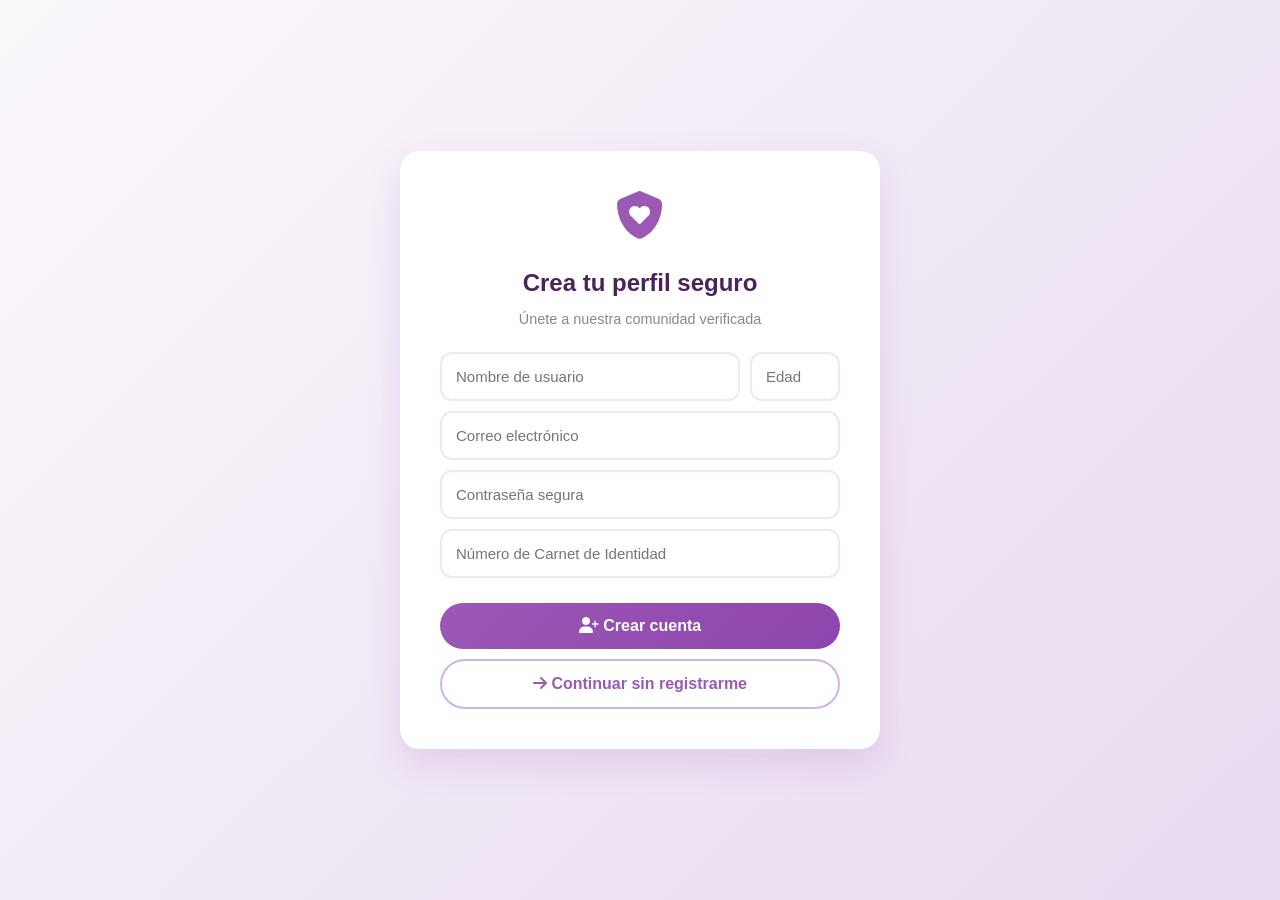
<file: index.html>
<!DOCTYPE html>
<html lang="es">
<head>
    <meta charset="UTF-8">
    <meta name="viewport" content="width=device-width, initial-scale=1.0, viewport-fit=cover">
    <meta name="apple-mobile-web-app-capable" content="yes">
    <meta name="mobile-web-app-capable" content="yes">
    <title>Registro Seguro</title>
    <link rel="stylesheet" href="https://cdnjs.cloudflare.com/ajax/libs/font-awesome/6.4.0/css/all.min.css">
    <style>
        body {
            font-family: 'Segoe UI', Tahoma, Geneva, Verdana, sans-serif;
            background: linear-gradient(135deg, #fbf8fc, #e8daef);
            display: flex;
            justify-content: center;
            align-items: center;
            min-height: 100vh;
            margin: 0;
            padding: 20px;
            box-sizing: border-box;
        }

        .contenedor {
            background-color: white;
            padding: 40px;
            border-radius: 20px;
            box-shadow: 0 15px 35px rgba(142, 68, 173, 0.15);
            width: 100%;
            max-width: 400px;
            text-align: center;
        }

        .logo-registro { font-size: 3rem; color: #9b59b6; margin-bottom: 10px; }
        h2 { color: #4a235a; margin-bottom: 5px; }
        p.subtitulo { color: #888; font-size: 0.9rem; margin-bottom: 25px; }

        .fila-doble { display: flex; gap: 10px; margin: 10px 0; }
        .fila-doble .campo-wrapper { flex: 1; margin: 0; }
        .fila-doble .campo-wrapper.estrecho { flex: 0 0 90px; }

        .campo-wrapper { position: relative; margin: 10px 0; }

        input[type="email"],
        input[type="password"],
        input[type="text"],
        input[type="number"] {
            width: 100%;
            padding: 14px;
            border: 2px solid #f0e6f6;
            border-radius: 12px;
            box-sizing: border-box;
            outline: none;
            transition: border-color 0.3s;
            font-size: 15px;
        }
        input:focus { border-color: #9b59b6; }
        input.campo-error { border-color: #e74c3c !important; background: #fff5f5; }
        input.campo-ok    { border-color: #27ae60 !important; background: #f5fff8; }

        input[type="number"]::-webkit-inner-spin-button,
        input[type="number"]::-webkit-outer-spin-button { -webkit-appearance: none; appearance: none; margin: 0; }
        input[type="number"] { -moz-appearance: textfield; appearance: textfield; }

        .icono-campo {
            position: absolute; right: 10px; top: 50%;
            transform: translateY(-50%); font-size: 0.9rem; display: none;
        }
        .icono-campo.error { color: #e74c3c; display: block; }
        .icono-campo.ok    { color: #27ae60; display: block; }
        .icono-campo.carga { color: #9b59b6; display: block; }

        .msg-error {
            color: #e74c3c; font-size: 0.82rem; text-align: left;
            margin: -4px 0 4px 4px; display: none; animation: aparecer 0.3s ease;
        }

        button {
            background: linear-gradient(135deg, #9b59b6, #8e44ad);
            color: white; padding: 14px 20px; border: none; border-radius: 25px;
            cursor: pointer; margin-top: 15px; width: 100%; font-size: 16px;
            font-weight: bold; transition: transform 0.2s, box-shadow 0.2s;
        }
        button:hover { transform: translateY(-2px); box-shadow: 0 5px 15px rgba(142,68,173,0.4); }
        button:disabled { background: #d2b4de; cursor: not-allowed; transform: none; box-shadow: none; }

        .mensaje-final {
            font-weight: bold; display: none; margin-top: 15px;
            padding: 15px; border-radius: 12px; text-align: left;
            animation: aparecer 0.4s ease;
        }
        .mensaje-final.verificado   { color: #8e44ad; background: #f4ecf7; border-left: 5px solid #8e44ad; }

        @keyframes aparecer {
            from { opacity: 0; transform: translateY(8px); }
            to   { opacity: 1; transform: translateY(0); }
        }

        #video-camara, #preview-foto {
            box-shadow: 0 4px 15px rgba(0,0,0,0.1);
            max-height: 300px;
            object-fit: cover;
        }

        #seccion-camara button {
            width: 100%;
        }

        .btn-omitir-login {
            background: white !important;
            color: #9b59b6 !important;
            border: 2px solid #d2b4de !important;
            margin-top: 10px;
        }
        .btn-omitir-login:hover {
            background: #f9f2fd !important;
            border-color: #9b59b6 !important;
        }
    </style>
</head>
<body>

<div class="contenedor">
    <i class="fa-solid fa-shield-heart logo-registro"></i>
    <h2>Crea tu perfil seguro</h2>
    <p class="subtitulo">Únete a nuestra comunidad verificada</p>

    <form id="formulario-registro" onsubmit="return false;">
        <!-- Nombre de usuario + Edad -->
        <div class="fila-doble">
            <div class="campo-wrapper">
                <input type="text" id="nombre" placeholder="Nombre de usuario" required autocomplete="off">
            </div>
            <div class="campo-wrapper estrecho">
                <input type="number" id="edad" placeholder="Edad" min="13" max="120" required>
            </div>
        </div>

        <!-- Correo -->
        <div class="campo-wrapper">
            <input type="email" id="correo" placeholder="Correo electrónico" required autocomplete="off">
            <span class="icono-campo" id="icono-correo"></span>
        </div>
        <p class="msg-error" id="error-correo">
            <i class="fa-solid fa-circle-exclamation"></i> Este correo ya tiene una cuenta registrada.
        </p>

        <!-- Contraseña -->
        <div class="campo-wrapper">
            <input type="password" id="password" placeholder="Contraseña segura" required>
        </div>

        <!-- Carnet -->
        <div class="campo-wrapper">
            <input type="text" id="carnet" placeholder="Número de Carnet de Identidad" required autocomplete="off">
            <span class="icono-campo" id="icono-carnet"></span>
        </div>
        <p class="msg-error" id="error-carnet">
            <i class="fa-solid fa-circle-exclamation"></i> Este carnet ya está registrado. Por favor usa otro.
        </p>

        <!-- Escáner de Rostro -->
        <div id="seccion-camara" style="margin: 20px 0; display: none;">
            <div style="background: #f4ecf7; padding: 15px; border-radius: 12px; border-left: 4px solid #9b59b6;">
                <p style="color: #4a235a; font-size: 0.9rem; margin: 0 0 10px 0;">
                    <i class="fa-solid fa-camera"></i> Verificación de identidad
                </p>
                <video id="video-camara" autoplay playsinline style="width: 100%; border-radius: 10px; display: none;"></video>
                <canvas id="canvas-foto" style="width: 100%; border-radius: 10px; display: none;"></canvas>
                <img id="preview-foto" style="width: 100%; border-radius: 10px; display: none; margin-top: 10px;">
                
                <button type="button" id="btn-abrir-camara" onclick="abrirCamara()" style="background: linear-gradient(135deg, #3498db, #2980b9); margin-top: 10px;">
                    <i class="fa-solid fa-camera"></i> Activar cámara
                </button>
                <button type="button" id="btn-capturar" onclick="capturarFoto()" style="background: linear-gradient(135deg, #2ecc71, #27ae60); margin-top: 10px; display: none;">
                    <i class="fa-solid fa-camera-retro"></i> Capturar foto
                </button>
                <button type="button" id="btn-reintentar" onclick="reintentarFoto()" style="background: linear-gradient(135deg, #f39c12, #e67e22); margin-top: 10px; display: none;">
                    <i class="fa-solid fa-rotate-right"></i> Tomar otra foto
                </button>
            </div>
        </div>

        <button type="button" id="btn-registrar" onclick="registrarUsuario()">
            <i class="fa-solid fa-user-plus"></i> Crear cuenta
        </button>

        <button type="button" class="btn-omitir-login" onclick="omitirRegistro()">
            <i class="fa-solid fa-arrow-right"></i> Continuar sin registrarme
        </button>
    </form>

    <div id="msg-verificado" class="mensaje-final verificado">
        <i class="fa-solid fa-circle-check"></i> ¡Cuenta creada exitosamente! Redirigiendo...
    </div>
</div>

<script>
    // URL de tu API PHP (ajusta según tu configuración)
    const API = "http://localhost/seguridad_app/api.php";

    const inputCorreo = document.getElementById('correo');
    const inputCarnet = document.getElementById('carnet');
    const inputNombre = document.getElementById('nombre');
    const inputEdad = document.getElementById('edad');
    const errorCorreo = document.getElementById('error-correo');
    const errorCarnet = document.getElementById('error-carnet');
    const iconoCorreo = document.getElementById('icono-correo');
    const iconoCarnet = document.getElementById('icono-carnet');

    function setCampo(input, icono, errorEl, estado) {
        input.classList.remove('campo-error', 'campo-ok');
        icono.className = 'icono-campo';
        icono.innerHTML = '';
        if (errorEl) errorEl.style.display = 'none';
        if (estado === 'carga') {
            icono.classList.add('carga');
            icono.innerHTML = '<i class="fa-solid fa-spinner fa-spin"></i>';
        } else if (estado === 'ok') {
            input.classList.add('campo-ok');
            icono.classList.add('ok');
            icono.innerHTML = '<i class="fa-solid fa-circle-check"></i>';
        } else if (estado === 'error') {
            input.classList.add('campo-error');
            icono.classList.add('error');
            icono.innerHTML = '<i class="fa-solid fa-circle-xmark"></i>';
            if (errorEl) errorEl.style.display = 'block';
        }
    }

    async function apiPost(accion, datos) {
        try {
            const r = await fetch(`${API}?accion=${accion}`, {
                method: 'POST',
                headers: { 'Content-Type': 'application/json' },
                body: JSON.stringify(datos)
            });
            return await r.json();
        } catch (e) {
            console.log('API no disponible, usando modo local');
            return { ok: false, existe: false, mensaje: 'Modo local' };
        }
    }

    // Validación en tiempo real: correo
    let timerCorreo = null;
    inputCorreo.addEventListener('input', () => {
        clearTimeout(timerCorreo);
        setCampo(inputCorreo, iconoCorreo, errorCorreo, 'neutro');
        const val = inputCorreo.value.trim();
        if (!val.includes('@') || val.length < 5) return;
        setCampo(inputCorreo, iconoCorreo, errorCorreo, 'carga');
        timerCorreo = setTimeout(async () => {
            const res = await apiPost('verificar_correo', { correo: val });
            setCampo(inputCorreo, iconoCorreo, errorCorreo, res.existe ? 'error' : 'ok');
        }, 600);
    });

    // Validación en tiempo real: carnet
    let timerCarnet = null;
    inputCarnet.addEventListener('input', () => {
        clearTimeout(timerCarnet);
        setCampo(inputCarnet, iconoCarnet, errorCarnet, 'neutro');
        const val = inputCarnet.value.trim();
        if (val.length < 3) return;
        setCampo(inputCarnet, iconoCarnet, errorCarnet, 'carga');
        timerCarnet = setTimeout(async () => {
            const res = await apiPost('verificar_carnet', { carnet: val });
            setCampo(inputCarnet, iconoCarnet, errorCarnet, res.existe ? 'error' : 'ok');
        }, 600);
    });

    async function registrarUsuario() {
        const nombre = inputNombre.value.trim();
        const edad = parseInt(inputEdad.value);
        const correo = inputCorreo.value.trim();
        const password = document.getElementById('password').value.trim();
        const carnet = inputCarnet.value.trim();

        if (!nombre || !edad || !correo || !password || !carnet) {
            alert('Por favor, completa todos los campos para continuar.');
            return;
        }
        if (edad < 13 || edad > 120) {
            alert('La edad debe estar entre 13 y 120 años.');
            return;
        }

        const btnRegistrar = document.getElementById('btn-registrar');
        btnRegistrar.disabled = true;
        btnRegistrar.innerHTML = '<i class="fa-solid fa-spinner fa-spin"></i> Registrando...';

        // Intentar registrar en la API
        const res = await apiPost('registrar', {
            nombre_usuario: nombre,
            edad: edad,
            correo: correo,
            password: password,
            carnet: carnet,
            foto_rostro: fotoCapturada || ""
        });

        // Guardar en sessionStorage (funciona con o sin API)
        sessionStorage.setItem('usuario', JSON.stringify({
            nombre: nombre,
            edad: edad,
            correo: correo,
            carnet: carnet,
            foto: fotoCapturada || "https://cdn-icons-png.flaticon.com/512/4140/4140047.png",
            verificado: fotoCapturada ? true : false
        }));

        document.getElementById('msg-verificado').style.display = 'block';
        setTimeout(() => { window.location.href = 'app.html'; }, 1500);
    }

    function omitirRegistro() {
        // Crear usuario temporal
        sessionStorage.setItem('usuario', JSON.stringify({
            nombre: "Usuario Invitado",
            edad: 0,
            correo: "",
            carnet: "",
            foto: "",
            verificado: false
        }));
        window.location.href = 'app.html';
    }

    // Verificar si ya hay sesión
    window.addEventListener('load', () => {
        const usuario = sessionStorage.getItem('usuario');
        if (usuario) {
            window.location.href = 'app.html';
        }
    });

    // ==========================================
    // ESCÁNER DE ROSTRO CON CÁMARA
    // ==========================================
    let streamCamara = null;
    let fotoCapturada = null;

    // Mostrar sección de cámara cuando se completen los campos básicos
    inputCarnet.addEventListener('input', () => {
        const nombre = inputNombre.value.trim();
        const edad = parseInt(inputEdad.value);
        const correo = inputCorreo.value.trim();
        const carnet = inputCarnet.value.trim();
        
        if (nombre && edad && correo && carnet && carnet.length >= 5) {
            document.getElementById('seccion-camara').style.display = 'block';
        }
    });

    async function abrirCamara() {
        const video = document.getElementById('video-camara');
        const btnAbrir = document.getElementById('btn-abrir-camara');
        const btnCapturar = document.getElementById('btn-capturar');

        try {
            // Solicitar acceso a la cámara frontal
            streamCamara = await navigator.mediaDevices.getUserMedia({
                video: { 
                    facingMode: 'user', // Cámara frontal
                    width: { ideal: 640 },
                    height: { ideal: 480 }
                }
            });

            video.srcObject = streamCamara;
            video.style.display = 'block';
            btnAbrir.style.display = 'none';
            btnCapturar.style.display = 'block';

        } catch (error) {
            console.error('Error al acceder a la cámara:', error);
            alert('⚠️ No se pudo acceder a la cámara.\n\nAsegúrate de:\n• Dar permisos de cámara al navegador\n• Usar HTTPS o localhost\n• Tener una cámara conectada');
        }
    }

    function capturarFoto() {
        const video = document.getElementById('video-camara');
        const canvas = document.getElementById('canvas-foto');
        const preview = document.getElementById('preview-foto');
        const btnCapturar = document.getElementById('btn-capturar');
        const btnReintentar = document.getElementById('btn-reintentar');

        // Configurar canvas con las dimensiones del video
        canvas.width = video.videoWidth;
        canvas.height = video.videoHeight;

        // Dibujar el frame actual del video en el canvas
        const ctx = canvas.getContext('2d');
        ctx.drawImage(video, 0, 0, canvas.width, canvas.height);

        // Convertir a imagen base64
        fotoCapturada = canvas.toDataURL('image/jpeg', 0.8);

        // Mostrar preview
        preview.src = fotoCapturada;
        preview.style.display = 'block';

        // Ocultar video y cambiar botones
        video.style.display = 'none';
        btnCapturar.style.display = 'none';
        btnReintentar.style.display = 'block';

        // Detener la cámara
        if (streamCamara) {
            streamCamara.getTracks().forEach(track => track.stop());
            streamCamara = null;
        }

        // Feedback visual
        const msg = document.createElement('div');
        msg.style.cssText = `
            background: #d4edda; color: #155724; padding: 10px;
            border-radius: 8px; margin-top: 10px; text-align: center;
            border-left: 4px solid #28a745; animation: aparecer 0.3s ease;
        `;
        msg.innerHTML = '<i class="fa-solid fa-check-circle"></i> Foto capturada correctamente';
        document.getElementById('seccion-camara').appendChild(msg);
        setTimeout(() => msg.remove(), 3000);
    }

    function reintentarFoto() {
        const video = document.getElementById('video-camara');
        const preview = document.getElementById('preview-foto');
        const btnAbrir = document.getElementById('btn-abrir-camara');
        const btnReintentar = document.getElementById('btn-reintentar');

        // Limpiar foto capturada
        fotoCapturada = null;
        preview.style.display = 'none';
        btnReintentar.style.display = 'none';
        btnAbrir.style.display = 'block';
    }
</script>
</body>
</html>
</file>
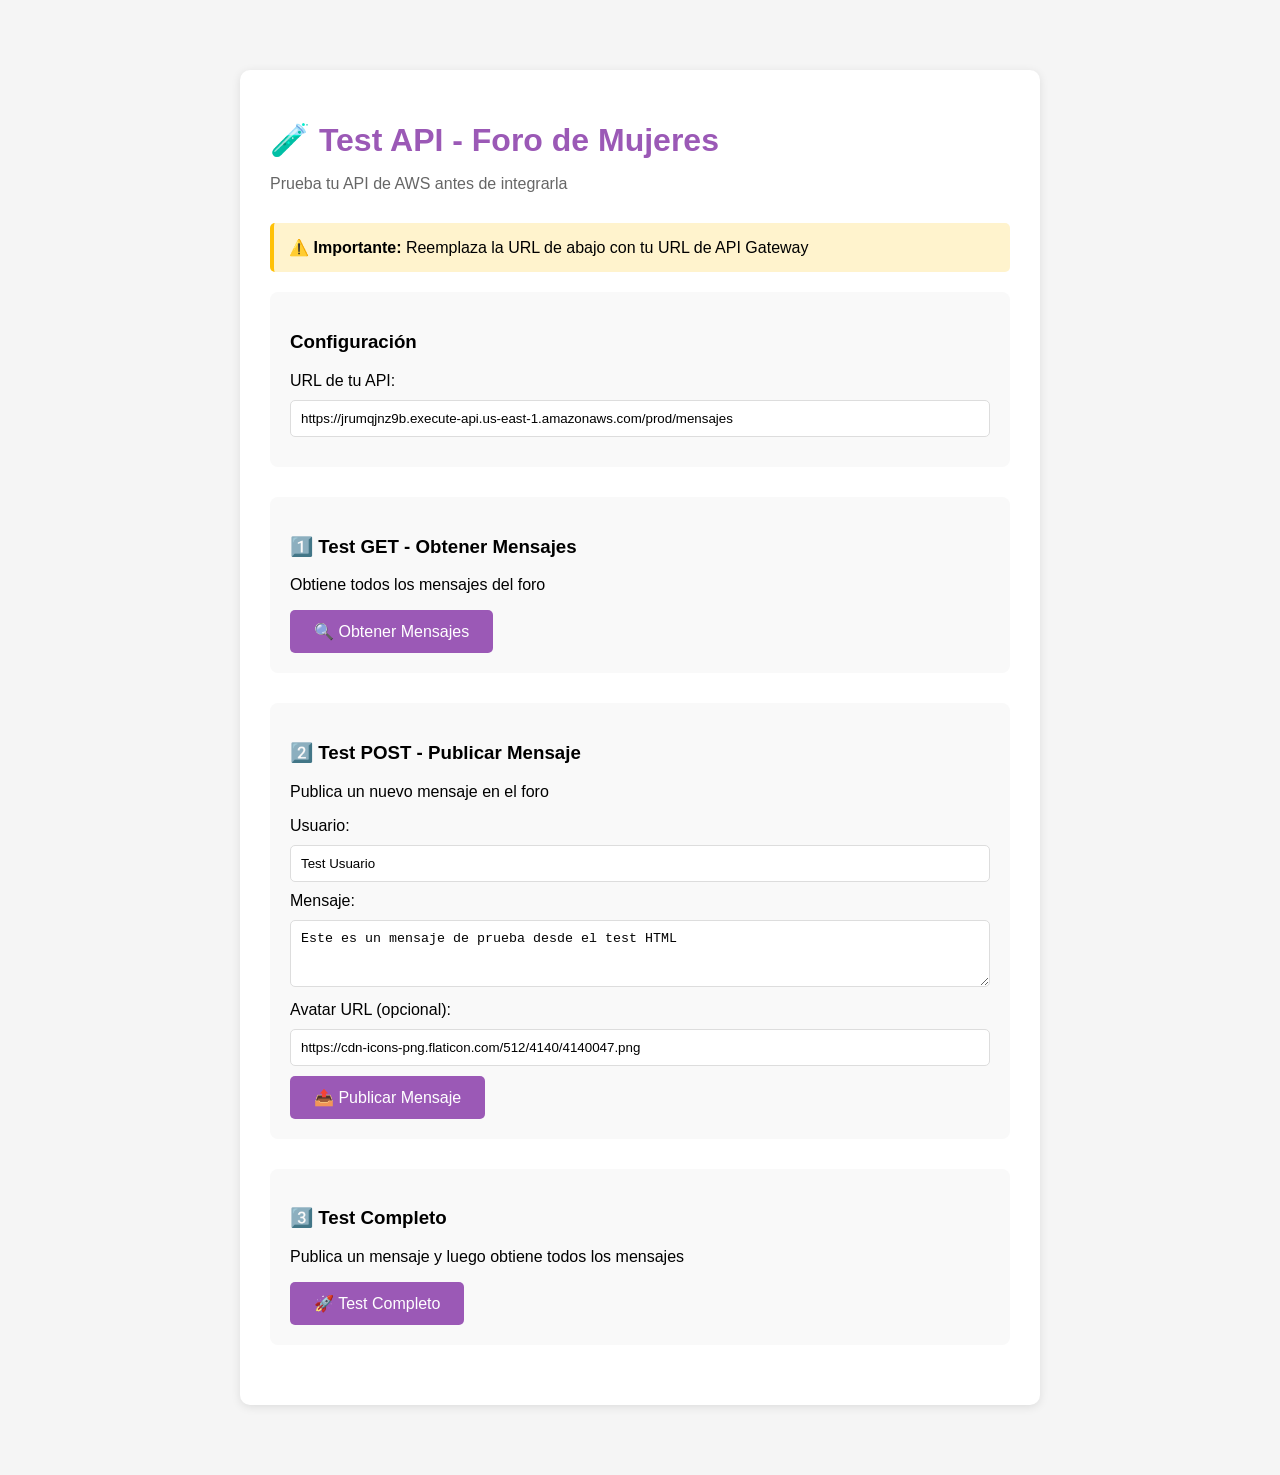
<file: aws/test-api.html>
<!DOCTYPE html>
<html lang="es">
<head>
    <meta charset="UTF-8">
    <meta name="viewport" content="width=device-width, initial-scale=1.0">
    <title>Test API - Foro Mujeres</title>
    <style>
        body {
            font-family: Arial, sans-serif;
            max-width: 800px;
            margin: 50px auto;
            padding: 20px;
            background: #f5f5f5;
        }
        .container {
            background: white;
            padding: 30px;
            border-radius: 10px;
            box-shadow: 0 2px 10px rgba(0,0,0,0.1);
        }
        h1 {
            color: #9b59b6;
            margin-bottom: 10px;
        }
        .subtitle {
            color: #666;
            margin-bottom: 30px;
        }
        .section {
            margin-bottom: 30px;
            padding: 20px;
            background: #f9f9f9;
            border-radius: 8px;
        }
        input, textarea {
            width: 100%;
            padding: 10px;
            margin: 10px 0;
            border: 1px solid #ddd;
            border-radius: 5px;
            box-sizing: border-box;
        }
        button {
            background: #9b59b6;
            color: white;
            padding: 12px 24px;
            border: none;
            border-radius: 5px;
            cursor: pointer;
            font-size: 16px;
        }
        button:hover {
            background: #8e44ad;
        }
        button:disabled {
            background: #ccc;
            cursor: not-allowed;
        }
        .result {
            margin-top: 15px;
            padding: 15px;
            background: #fff;
            border-radius: 5px;
            border-left: 4px solid #9b59b6;
            white-space: pre-wrap;
            font-family: monospace;
            font-size: 12px;
        }
        .error {
            border-left-color: #e74c3c;
            background: #ffebee;
        }
        .success {
            border-left-color: #2ecc71;
            background: #e8f8f5;
        }
        .warning {
            background: #fff3cd;
            border-left: 4px solid #ffc107;
            padding: 15px;
            border-radius: 5px;
            margin-bottom: 20px;
        }
    </style>
</head>
<body>
    <div class="container">
        <h1>🧪 Test API - Foro de Mujeres</h1>
        <p class="subtitle">Prueba tu API de AWS antes de integrarla</p>

        <div class="warning">
            ⚠️ <strong>Importante:</strong> Reemplaza la URL de abajo con tu URL de API Gateway
        </div>

        <div class="section">
            <h3>Configuración</h3>
            <label>URL de tu API:</label>
            <input type="text" id="apiUrl" 
                   placeholder="https://xxxxxx.execute-api.us-east-1.amazonaws.com/prod/mensajes"
                   value="https://jrumqjnz9b.execute-api.us-east-1.amazonaws.com/prod/mensajes">
        </div>

        <div class="section">
            <h3>1️⃣ Test GET - Obtener Mensajes</h3>
            <p>Obtiene todos los mensajes del foro</p>
            <button onclick="testGet()">🔍 Obtener Mensajes</button>
            <div id="getResult"></div>
        </div>

        <div class="section">
            <h3>2️⃣ Test POST - Publicar Mensaje</h3>
            <p>Publica un nuevo mensaje en el foro</p>
            <label>Usuario:</label>
            <input type="text" id="usuario" value="Test Usuario" placeholder="Nombre de usuario">
            
            <label>Mensaje:</label>
            <textarea id="mensaje" rows="3" placeholder="Escribe tu mensaje aquí...">Este es un mensaje de prueba desde el test HTML</textarea>
            
            <label>Avatar URL (opcional):</label>
            <input type="text" id="avatar" value="https://cdn-icons-png.flaticon.com/512/4140/4140047.png">
            
            <button onclick="testPost()">📤 Publicar Mensaje</button>
            <div id="postResult"></div>
        </div>

        <div class="section">
            <h3>3️⃣ Test Completo</h3>
            <p>Publica un mensaje y luego obtiene todos los mensajes</p>
            <button onclick="testCompleto()">🚀 Test Completo</button>
            <div id="completoResult"></div>
        </div>
    </div>

    <script>
        function getApiUrl() {
            const url = document.getElementById('apiUrl').value.trim();
            if (!url || url === 'https://TU-URL-AQUI.execute-api.us-east-1.amazonaws.com/prod/mensajes') {
                alert('⚠️ Por favor, configura tu URL de API primero');
                return null;
            }
            return url;
        }

        async function testGet() {
            const url = getApiUrl();
            if (!url) return;

            const resultDiv = document.getElementById('getResult');
            resultDiv.innerHTML = '<div class="result">⏳ Cargando...</div>';

            try {
                const response = await fetch(url);
                const data = await response.json();

                if (response.ok) {
                    resultDiv.innerHTML = `
                        <div class="result success">
                            ✅ <strong>Éxito!</strong><br>
                            Status: ${response.status}<br>
                            Mensajes encontrados: ${data.mensajes ? data.mensajes.length : 0}<br><br>
                            <strong>Respuesta:</strong><br>
                            ${JSON.stringify(data, null, 2)}
                        </div>
                    `;
                } else {
                    throw new Error(`HTTP ${response.status}`);
                }
            } catch (error) {
                resultDiv.innerHTML = `
                    <div class="result error">
                        ❌ <strong>Error</strong><br>
                        ${error.message}<br><br>
                        <strong>Posibles causas:</strong><br>
                        • URL incorrecta<br>
                        • CORS no configurado<br>
                        • API no desplegada<br>
                        • Lambda sin permisos
                    </div>
                `;
            }
        }

        async function testPost() {
            const url = getApiUrl();
            if (!url) return;

            const usuario = document.getElementById('usuario').value.trim();
            const mensaje = document.getElementById('mensaje').value.trim();
            const avatar = document.getElementById('avatar').value.trim();

            if (!usuario || !mensaje) {
                alert('⚠️ Usuario y mensaje son requeridos');
                return;
            }

            const resultDiv = document.getElementById('postResult');
            resultDiv.innerHTML = '<div class="result">⏳ Publicando...</div>';

            try {
                const response = await fetch(url, {
                    method: 'POST',
                    headers: {
                        'Content-Type': 'application/json'
                    },
                    body: JSON.stringify({
                        usuario: usuario,
                        mensaje: mensaje,
                        avatar: avatar
                    })
                });

                const data = await response.json();

                if (response.ok) {
                    resultDiv.innerHTML = `
                        <div class="result success">
                            ✅ <strong>Mensaje publicado!</strong><br>
                            Status: ${response.status}<br><br>
                            <strong>Respuesta:</strong><br>
                            ${JSON.stringify(data, null, 2)}
                        </div>
                    `;
                } else {
                    throw new Error(`HTTP ${response.status}: ${JSON.stringify(data)}`);
                }
            } catch (error) {
                resultDiv.innerHTML = `
                    <div class="result error">
                        ❌ <strong>Error</strong><br>
                        ${error.message}<br><br>
                        <strong>Posibles causas:</strong><br>
                        • URL incorrecta<br>
                        • CORS no configurado<br>
                        • Lambda sin permisos DynamoDB<br>
                        • Tabla DynamoDB no existe
                    </div>
                `;
            }
        }

        async function testCompleto() {
            const resultDiv = document.getElementById('completoResult');
            resultDiv.innerHTML = '<div class="result">⏳ Ejecutando test completo...</div>';

            try {
                // 1. Publicar mensaje
                resultDiv.innerHTML += '<div class="result">📤 Paso 1: Publicando mensaje...</div>';
                
                const url = getApiUrl();
                if (!url) return;

                const postResponse = await fetch(url, {
                    method: 'POST',
                    headers: { 'Content-Type': 'application/json' },
                    body: JSON.stringify({
                        usuario: 'Test Completo',
                        mensaje: `Mensaje de prueba - ${new Date().toLocaleString()}`,
                        avatar: 'https://cdn-icons-png.flaticon.com/512/4140/4140047.png'
                    })
                });

                if (!postResponse.ok) throw new Error('Error en POST');

                // 2. Esperar un momento
                await new Promise(resolve => setTimeout(resolve, 1000));

                // 3. Obtener mensajes
                resultDiv.innerHTML += '<div class="result">🔍 Paso 2: Obteniendo mensajes...</div>';
                
                const getResponse = await fetch(url);
                const data = await getResponse.json();

                if (!getResponse.ok) throw new Error('Error en GET');

                resultDiv.innerHTML = `
                    <div class="result success">
                        ✅ <strong>Test completo exitoso!</strong><br><br>
                        <strong>Mensajes en la base de datos:</strong> ${data.mensajes.length}<br><br>
                        <strong>Últimos 3 mensajes:</strong><br>
                        ${JSON.stringify(data.mensajes.slice(0, 3), null, 2)}
                    </div>
                `;
            } catch (error) {
                resultDiv.innerHTML = `
                    <div class="result error">
                        ❌ <strong>Test fallido</strong><br>
                        ${error.message}
                    </div>
                `;
            }
        }
    </script>
</body>
</html>
</file>
